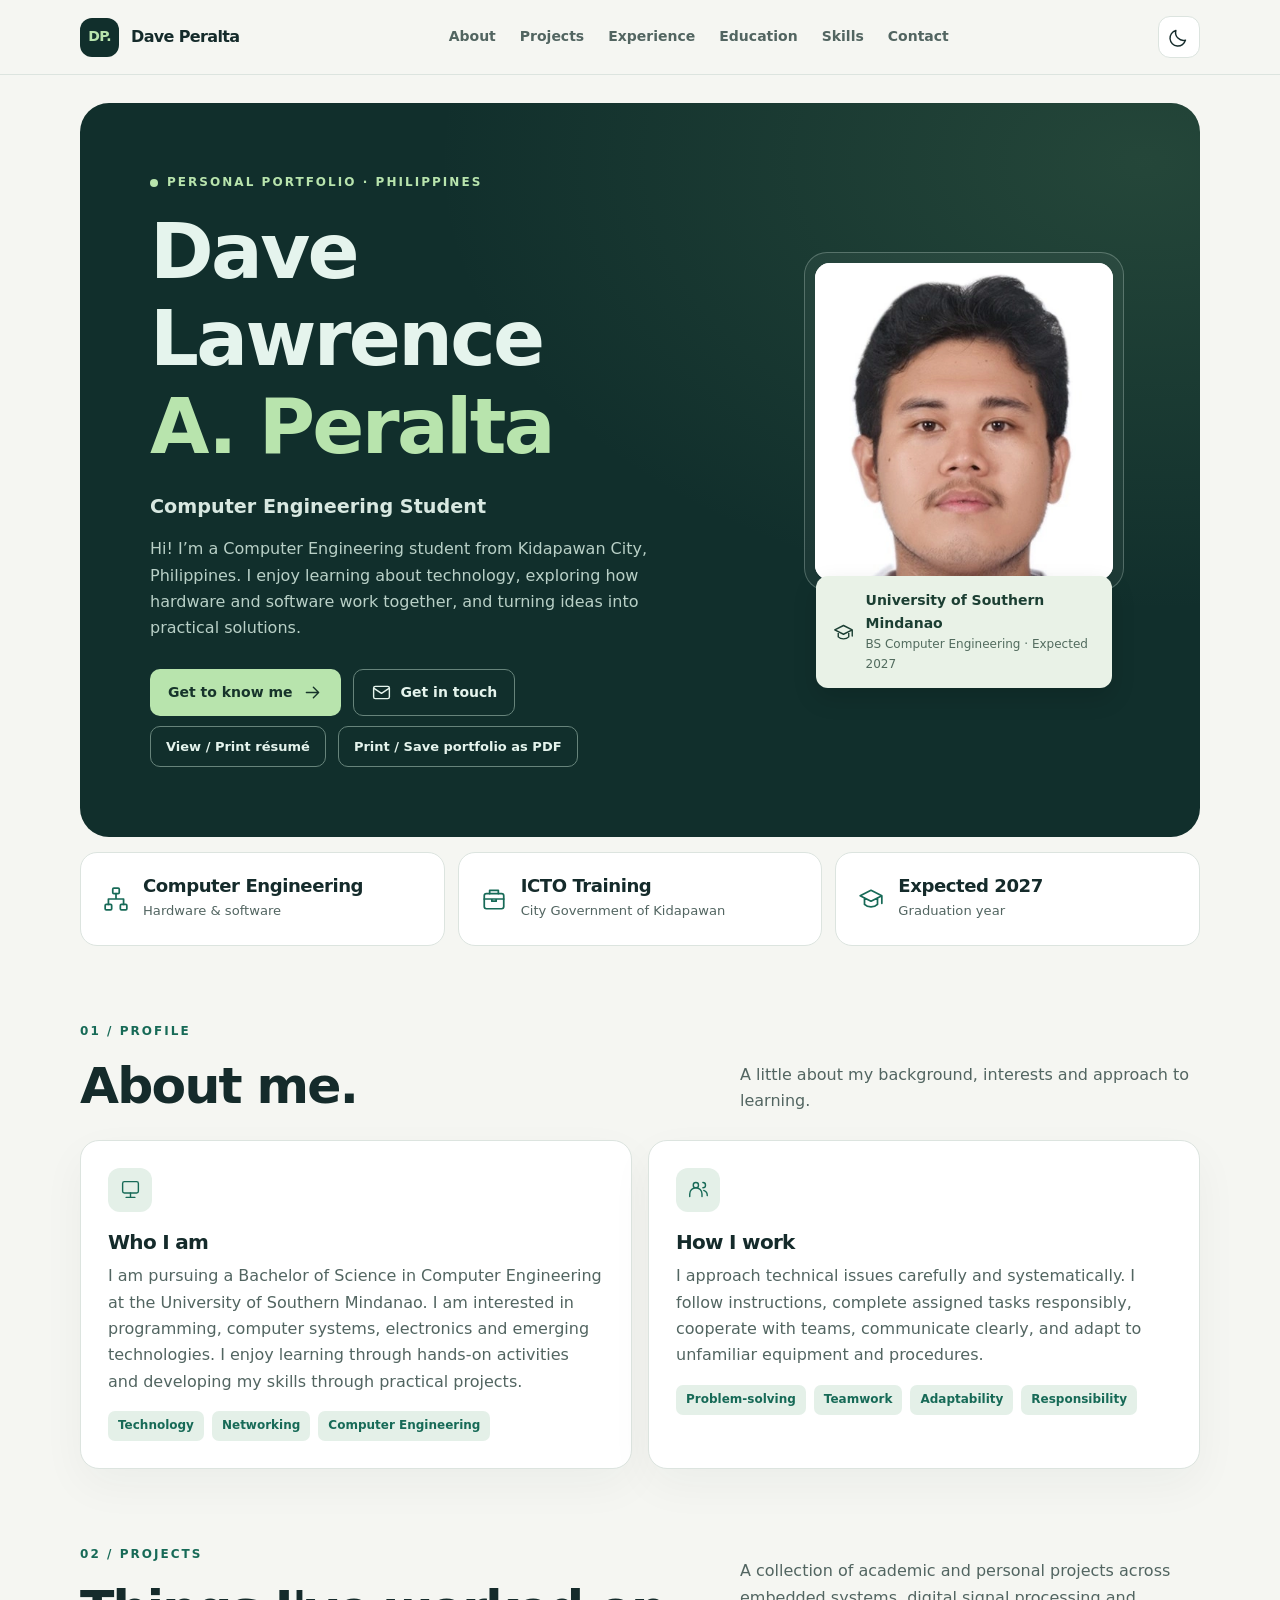
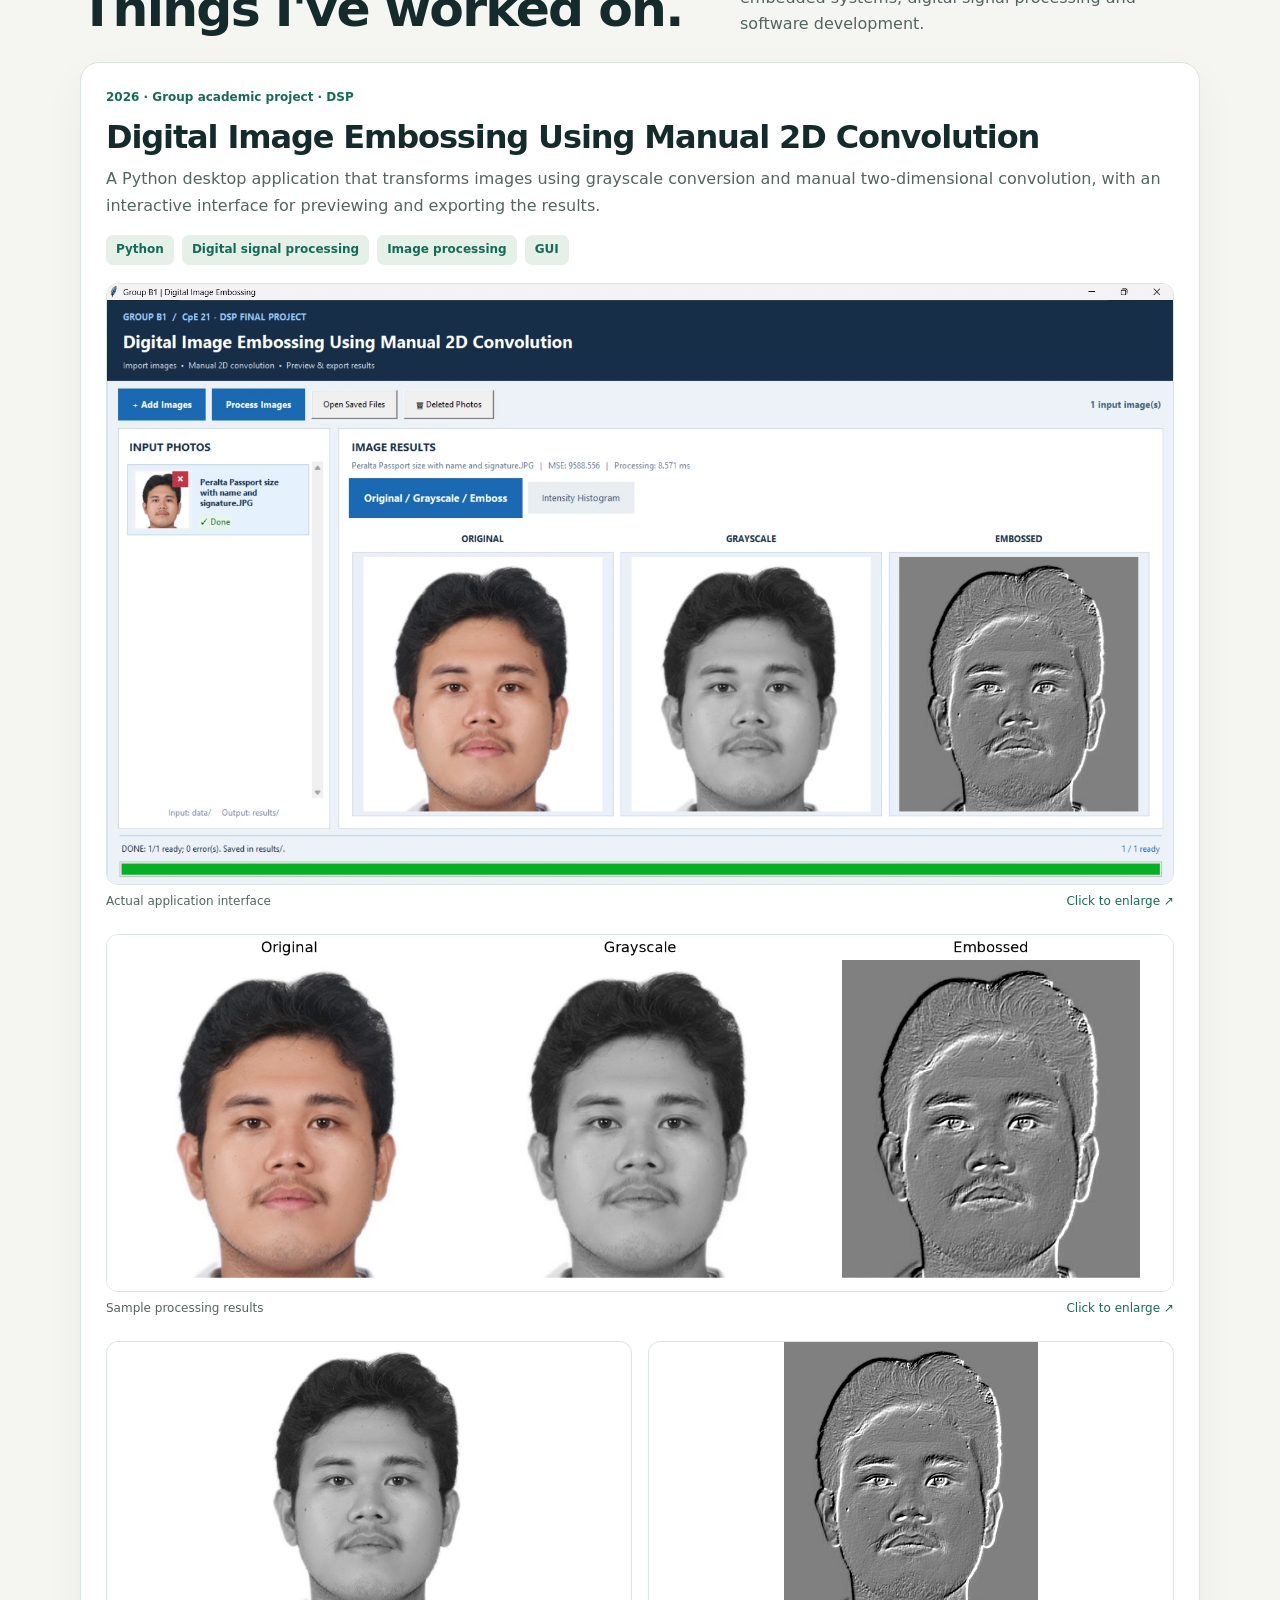
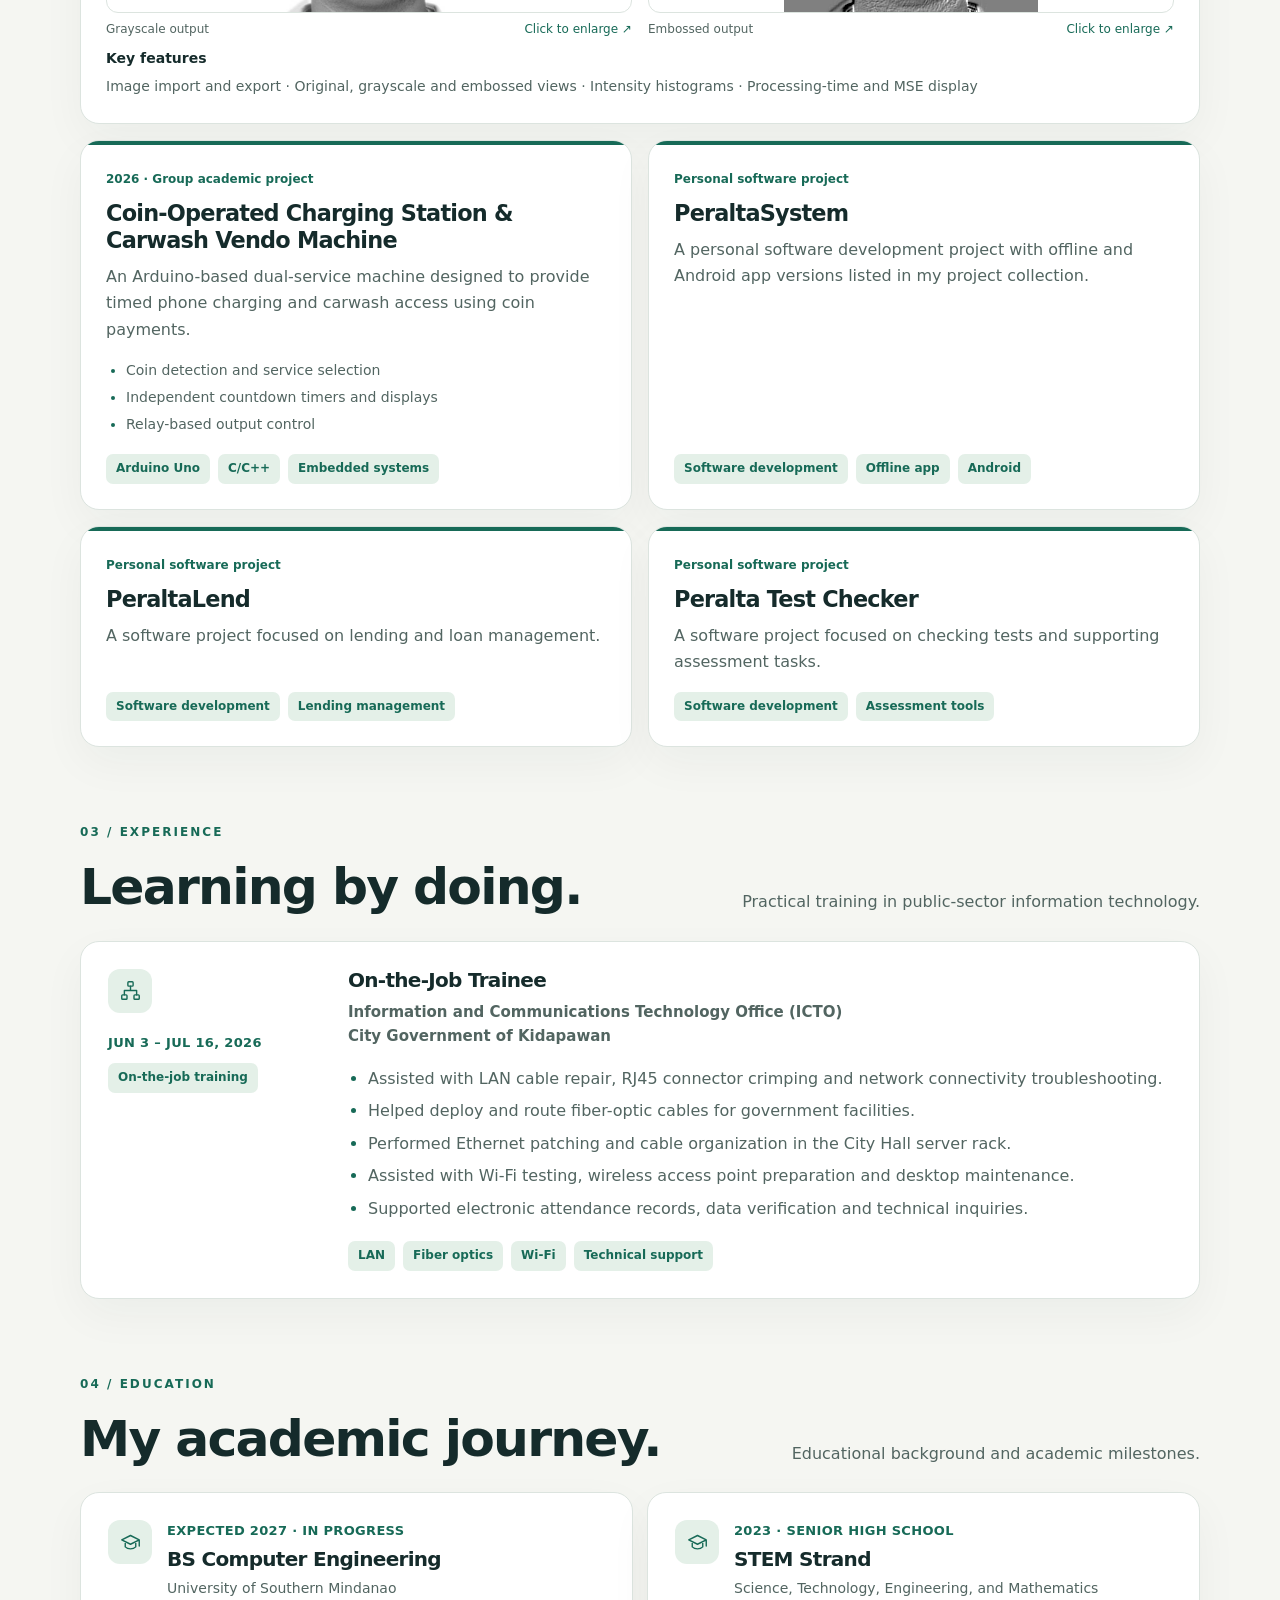
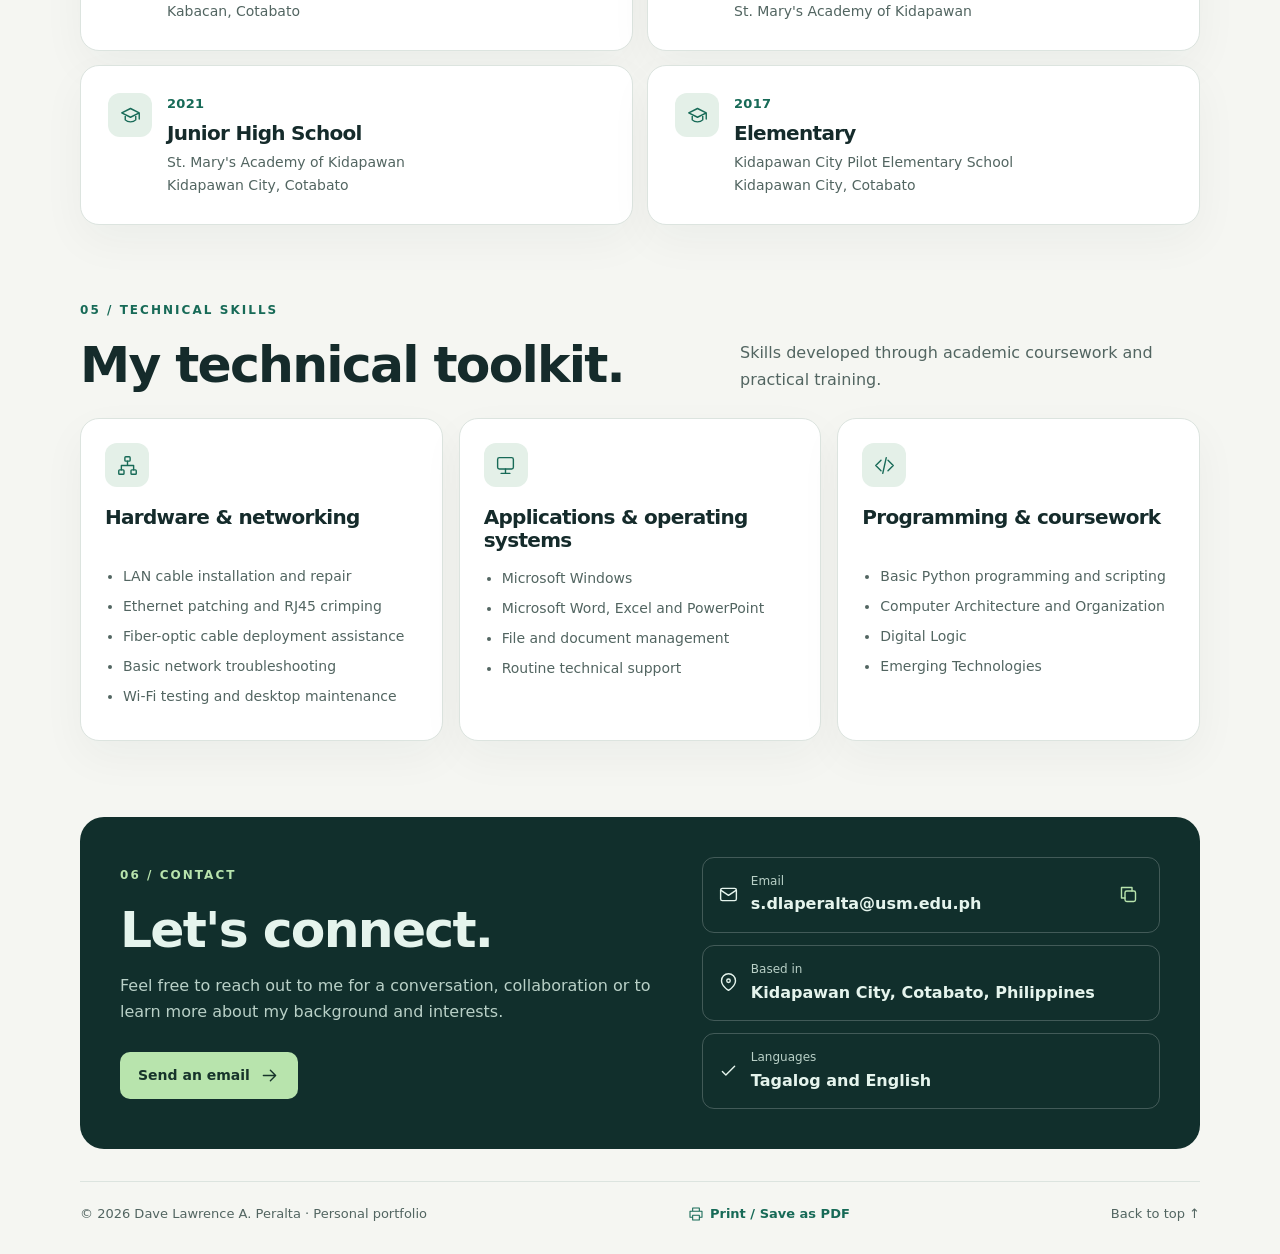
<file: index.html>
<!DOCTYPE html>

<html data-theme="light" lang="en">
<head>
<meta charset="utf-8"/><meta content="width=device-width,initial-scale=1" name="viewport"/><meta content="Get to know Dave Lawrence A. Peralta, a Computer Engineering student at the University of Southern Mindanao. Explore his projects, background, interests, experience and skills." name="description"/><meta content="#f5f6f2" name="theme-color"/><title>Dave Lawrence A. Peralta | Portfolio</title>
<link rel="stylesheet" href="style.css">
<link rel="icon" href="assets/favicon.svg" type="image/svg+xml">
<script src="script.js" defer></script>
</head>
<body>
<svg aria-hidden="true" style="position:absolute;width:0;height:0;overflow:hidden" xmlns="http://www.w3.org/2000/svg"><defs>
<symbol id="i-sun" viewbox="0 0 24 24"><circle cx="12" cy="12" r="4"></circle><path d="M12 2v2m0 16v2M2 12h2m16 0h2M5 5l2 2m10 10 2 2M5 19l2-2M17 7l2-2"></path></symbol><symbol id="i-moon" viewbox="0 0 24 24"><path d="M20 15A9 9 0 0 1 9 4a9 9 0 1 0 11 11Z"></path></symbol><symbol id="i-menu" viewbox="0 0 24 24"><path d="M4 6h16M4 12h16M4 18h16"></path></symbol><symbol id="i-arrow" viewbox="0 0 24 24"><path d="M5 12h14m-6-6 6 6-6 6"></path></symbol><symbol id="i-mail" viewbox="0 0 24 24"><rect height="14" rx="2" width="18" x="3" y="5"></rect><path d="m3 7 9 6 9-6"></path></symbol><symbol id="i-award" viewbox="0 0 24 24"><circle cx="12" cy="8" r="5"></circle><path d="m8 12-2 9 6-3 6 3-2-9"></path></symbol><symbol id="i-brief" viewbox="0 0 24 24"><rect height="14" rx="2" width="18" x="3" y="7"></rect><path d="M8 7V4h8v3M3 12h18m-11 0v2h4v-2"></path></symbol><symbol id="i-grad" viewbox="0 0 24 24"><path d="m2 9 10-5 10 5-10 5-10-5Zm4 2v6c3 3 9 3 12 0v-6m4-2v7"></path></symbol><symbol id="i-net" viewbox="0 0 24 24"><rect height="5" rx="1" width="6" x="9" y="2"></rect><rect height="5" rx="1" width="6" x="2" y="17"></rect><rect height="5" rx="1" width="6" x="16" y="17"></rect><path d="M12 7v5M5 17v-5h14v5"></path></symbol><symbol id="i-monitor" viewbox="0 0 24 24"><rect height="13" rx="2" width="18" x="3" y="3"></rect><path d="M12 16v5m-5 0h10"></path></symbol><symbol id="i-code" viewbox="0 0 24 24"><path d="m8 6-6 6 6 6m8-12 6 6-6 6m-2-15-4 18"></path></symbol><symbol id="i-pin" viewbox="0 0 24 24"><path d="M20 10c0 6-8 11-8 11S4 16 4 10a8 8 0 1 1 16 0Z"></path><circle cx="12" cy="10" r="2"></circle></symbol><symbol id="i-copy" viewbox="0 0 24 24"><rect height="12" rx="2" width="12" x="8" y="8"></rect><path d="M16 8V4H4v12h4"></path></symbol><symbol id="i-print" viewbox="0 0 24 24"><path d="M7 8V3h10v5M7 17H3V8h18v9h-4M7 14h10v7H7z"></path></symbol><symbol id="i-check" viewbox="0 0 24 24"><path d="m5 12 4 4L19 6"></path></symbol><symbol id="i-users" viewbox="0 0 24 24"><circle cx="9" cy="7" r="3"></circle><path d="M2 20v-3a7 7 0 0 1 14 0v3M17 4a3 3 0 0 1 0 6m1 3a6 6 0 0 1 4 6"></path></symbol></defs></svg>
<a class="skip" href="#main">Skip to content</a>
<header class="top"><nav aria-label="Main navigation" class="nav wrap"><a class="brand" href="#home"><span class="mark">DP.</span><span>Dave Peralta</span></a><div class="links" id="navlinks"><a href="#about">About</a><a href="#projects">Projects</a><a href="#experience">Experience</a><a href="#education">Education</a><a href="#skills">Skills</a><a href="#contact">Contact</a></div><div class="tools"><button aria-label="Switch to dark theme" class="iconbtn" id="theme" title="Change theme"><svg><use href="#i-moon"></use></svg></button><button aria-controls="navlinks" aria-expanded="false" aria-label="Open navigation" class="iconbtn menu" id="menu"><svg><use href="#i-menu"></use></svg></button></div></nav></header>
<main class="wrap" id="main">
<section aria-label="Introduction" class="hero" id="home"><div><div class="eyebrow"><span class="dot"></span> Personal portfolio · Philippines</div><h1>Dave Lawrence<span>A. Peralta</span></h1><p class="role">Computer Engineering Student</p><p class="intro">Hi! I’m a Computer Engineering student from Kidapawan City, Philippines. I enjoy learning about technology, exploring how hardware and software work together, and turning ideas into practical solutions.</p><div class="actions"><a class="btn primary" href="#about">Get to know me <svg><use href="#i-arrow"></use></svg></a><a class="btn outline" href="mailto:s.dlaperalta@usm.edu.ph"><svg><use href="#i-mail"></use></svg> Get in touch</a></div><div class="actions document-actions"><a class="btn outline" href="resume.html">View / Print résumé</a><button class="btn outline" id="print-portfolio" type="button">Print / Save portfolio as PDF</button></div></div>
<div class="portrait"><div class="portrait-frame"><img alt="Professional portrait" height="437" src="assets/portrait.webp" width="411"/></div><div class="portrait-caption"><svg><use href="#i-grad"></use></svg><div><strong>University of Southern Mindanao</strong><small>BS Computer Engineering · Expected 2027</small></div></div></div></section>
<div aria-label="Personal highlights" class="facts"><div class="fact"><svg><use href="#i-net"></use></svg><div><strong>Computer Engineering</strong><small>Hardware &amp; software</small></div></div><div class="fact"><svg><use href="#i-brief"></use></svg><div><strong>ICTO Training</strong><small>City Government of Kidapawan</small></div></div><div class="fact"><svg><use href="#i-grad"></use></svg><div><strong>Expected 2027</strong><small>Graduation year</small></div></div></div>
<section class="section" id="about"><div class="section-head"><div><div class="eyebrow">01 / Profile</div><h2>About me.</h2></div><p>A little about my background, interests and approach to learning.</p></div><div class="grid"><article class="panel"><div class="panel-icon"><svg><use href="#i-monitor"></use></svg></div><h3>Who I am</h3><p>I am pursuing a Bachelor of Science in Computer Engineering at the University of Southern Mindanao. I am interested in programming, computer systems, electronics and emerging technologies. I enjoy learning through hands-on activities and developing my skills through practical projects.</p><div class="tags"><span class="tag">Technology</span><span class="tag">Networking</span><span class="tag">Computer Engineering</span></div></article><article class="panel"><div class="panel-icon"><svg><use href="#i-users"></use></svg></div><h3>How I work</h3><p>I approach technical issues carefully and systematically. I follow instructions, complete assigned tasks responsibly, cooperate with teams, communicate clearly, and adapt to unfamiliar equipment and procedures.</p><div class="tags"><span class="tag">Problem-solving</span><span class="tag">Teamwork</span><span class="tag">Adaptability</span><span class="tag">Responsibility</span></div></article></div></section><section class="section" id="projects" aria-labelledby="projects-heading">
<div class="section-head"><div><div class="eyebrow">02 / Projects</div><h2 id="projects-heading">Things I've worked on.</h2></div><p>A collection of academic and personal projects across embedded systems, digital signal processing and software development.</p></div>
<div class="grid project-grid">
<article class="panel project-card featured-project"><div class="project-body"><div class="project-meta">2026 · Group academic project · DSP</div><h3>Digital Image Embossing Using Manual 2D Convolution</h3><p>A Python desktop application that transforms images using grayscale conversion and manual two-dimensional convolution, with an interactive interface for previewing and exporting the results.</p><div class="tags"><span class="tag">Python</span><span class="tag">Digital signal processing</span><span class="tag">Image processing</span><span class="tag">GUI</span></div></div><div class="project-gallery"><figure class="project-shot"><button type="button" class="shot-open" aria-label="Enlarge Original Group B1 digital image embossing application screenshot"><img src="assets/dsp-app.webp" alt="Original Group B1 digital image embossing application screenshot" loading="lazy" width="1917" height="1078"></button><figcaption>Actual application interface <span>Click to enlarge ↗</span></figcaption></figure><figure class="project-shot"><button type="button" class="shot-open" aria-label="Enlarge Original, grayscale and embossed image outputs side by side"><img src="assets/dsp-comparison.webp" alt="Original, grayscale and embossed image outputs side by side" loading="lazy" width="1680" height="560"></button><figcaption>Sample processing results <span>Click to enlarge ↗</span></figcaption></figure><div class="output-pair"><figure class="project-shot"><button type="button" class="shot-open" aria-label="Enlarge grayscale output"><img src="assets/dsp-grayscale.webp" alt="Grayscale output from the actual DSP project" loading="lazy" width="411" height="437"></button><figcaption>Grayscale output <span>Click to enlarge ↗</span></figcaption></figure><figure class="project-shot"><button type="button" class="shot-open" aria-label="Enlarge embossed output"><img src="assets/dsp-embossed.webp" alt="Embossed output from the actual DSP project" loading="lazy" width="411" height="437"></button><figcaption>Embossed output <span>Click to enlarge ↗</span></figcaption></figure></div></div><div class="feature-notes"><strong>Key features</strong><p>Image import and export · Original, grayscale and embossed views · Intensity histograms · Processing-time and MSE display</p></div></article><article class="panel project-card text-project"><div class="project-body"><div class="project-meta">2026 · Group academic project</div><h3>Coin-Operated Charging Station &amp; Carwash Vendo Machine</h3><p>An Arduino-based dual-service machine designed to provide timed phone charging and carwash access using coin payments.</p><ul><li>Coin detection and service selection</li><li>Independent countdown timers and displays</li><li>Relay-based output control</li></ul><div class="tags"><span class="tag">Arduino Uno</span><span class="tag">C/C++</span><span class="tag">Embedded systems</span></div></div></article><article class="panel project-card text-project"><div class="project-body"><div class="project-meta">Personal software project</div><h3>PeraltaSystem</h3><p>A personal software development project with offline and Android app versions listed in my project collection.</p><div class="tags"><span class="tag">Software development</span><span class="tag">Offline app</span><span class="tag">Android</span></div></div></article><article class="panel project-card text-project"><div class="project-body"><div class="project-meta">Personal software project</div><h3>PeraltaLend</h3><p>A software project focused on lending and loan management.</p><div class="tags"><span class="tag">Software development</span><span class="tag">Lending management</span></div></div></article><article class="panel project-card text-project"><div class="project-body"><div class="project-meta">Personal software project</div><h3>Peralta Test Checker</h3><p>A software project focused on checking tests and supporting assessment tasks.</p><div class="tags"><span class="tag">Software development</span><span class="tag">Assessment tools</span></div></div></article></div></section>
<section class="section" id="experience"><div class="section-head"><div><div class="eyebrow">03 / Experience</div><h2>Learning by doing.</h2></div><p>Practical training in public-sector information technology.</p></div><div class="timeline"><article class="panel job"><div><div class="panel-icon"><svg><use href="#i-net"></use></svg></div><div class="date">JUN 3 – JUL 16, 2026</div><span class="tag" style="display:inline-block;margin-top:10px">On-the-job training</span></div><div><h3>On-the-Job Trainee</h3><div class="org">Information and Communications Technology Office (ICTO)<br/>City Government of Kidapawan</div><ul><li>Assisted with LAN cable repair, RJ45 connector crimping and network connectivity troubleshooting.</li><li>Helped deploy and route fiber-optic cables for government facilities.</li><li>Performed Ethernet patching and cable organization in the City Hall server rack.</li><li>Assisted with Wi-Fi testing, wireless access point preparation and desktop maintenance.</li><li>Supported electronic attendance records, data verification and technical inquiries.</li></ul><div class="tags"><span class="tag">LAN</span><span class="tag">Fiber optics</span><span class="tag">Wi-Fi</span><span class="tag">Technical support</span></div></div></article></div></section>
<section class="section" id="education"><div class="section-head"><div><div class="eyebrow">04 / Education</div><h2>My academic journey.</h2></div><p>Educational background and academic milestones.</p></div><div class="edu-grid"><article class="panel edu"><div class="panel-icon"><svg><use href="#i-grad"></use></svg></div><div><div class="date">EXPECTED 2027 · IN PROGRESS</div><h3>BS Computer Engineering</h3><p>University of Southern Mindanao<br/>Kabacan, Cotabato</p></div></article><article class="panel edu"><div class="panel-icon"><svg><use href="#i-grad"></use></svg></div><div><div class="date">2023 · SENIOR HIGH SCHOOL</div><h3>STEM Strand</h3><p>Science, Technology, Engineering, and Mathematics<br/>St. Mary's Academy of Kidapawan</p></div></article><article class="panel edu"><div class="panel-icon"><svg><use href="#i-grad"></use></svg></div><div><div class="date">2021</div><h3>Junior High School</h3><p>St. Mary's Academy of Kidapawan<br/>Kidapawan City, Cotabato</p></div></article><article class="panel edu"><div class="panel-icon"><svg><use href="#i-grad"></use></svg></div><div><div class="date">2017</div><h3>Elementary</h3><p>Kidapawan City Pilot Elementary School<br/>Kidapawan City, Cotabato</p></div></article></div></section>
<section class="section" id="skills"><div class="section-head"><div><div class="eyebrow">05 / Technical skills</div><h2>My technical toolkit.</h2></div><p>Skills developed through academic coursework and practical training.</p></div><div class="grid skills"><article class="panel"><div class="panel-icon"><svg><use href="#i-net"></use></svg></div><h3>Hardware &amp; networking</h3><ul><li>LAN cable installation and repair</li><li>Ethernet patching and RJ45 crimping</li><li>Fiber-optic cable deployment assistance</li><li>Basic network troubleshooting</li><li>Wi-Fi testing and desktop maintenance</li></ul></article><article class="panel"><div class="panel-icon"><svg><use href="#i-monitor"></use></svg></div><h3>Applications &amp; operating systems</h3><ul><li>Microsoft Windows</li><li>Microsoft Word, Excel and PowerPoint</li><li>File and document management</li><li>Routine technical support</li></ul></article><article class="panel"><div class="panel-icon"><svg><use href="#i-code"></use></svg></div><h3>Programming &amp; coursework</h3><ul><li>Basic Python programming and scripting</li><li>Computer Architecture and Organization</li><li>Digital Logic</li><li>Emerging Technologies</li></ul></article></div></section>
<section class="contact" id="contact"><div><div class="eyebrow">06 / Contact</div><h2>Let's connect.</h2><p>Feel free to reach out to me for a conversation, collaboration or to learn more about my background and interests.</p><div class="actions"><a class="btn primary" href="mailto:s.dlaperalta@usm.edu.ph">Send an email <svg><use href="#i-arrow"></use></svg></a></div></div><div class="contact-box"><div class="contact-detail"><svg><use href="#i-mail"></use></svg><div><small>Email</small><a href="mailto:s.dlaperalta@usm.edu.ph">s.dlaperalta@usm.edu.ph</a></div><button aria-label="Copy email address" id="copy" title="Copy email address"><svg><use href="#i-copy"></use></svg></button></div><div class="contact-detail"><svg><use href="#i-pin"></use></svg><div><small>Based in</small><strong>Kidapawan City, Cotabato, Philippines</strong></div></div><div class="contact-detail"><svg><use href="#i-check"></use></svg><div><small>Languages</small><strong>Tagalog and English</strong></div></div><span class="sr" id="copy-status" role="status"></span></div></section>
<footer class="footer"><span>© <span id="year">2026</span> Dave Lawrence A. Peralta · Personal portfolio</span><button onclick="window.print()" type="button"><svg><use href="#i-print"></use></svg> Print / Save as PDF</button><a href="#home">Back to top ↑</a></footer>
</main>
<dialog class="project-lightbox" id="project-lightbox" aria-label="Project screenshot"><div class="lightbox-bar"><p id="shot-caption"></p><button type="button" id="shot-close">Close ✕</button></div><img id="shot-large" alt=""><div class="gallery-controls"><button type="button" id="shot-prev">← Previous</button><span id="shot-count" aria-live="polite"></span><button type="button" id="shot-next">Next →</button></div></dialog></body></html>
</file>
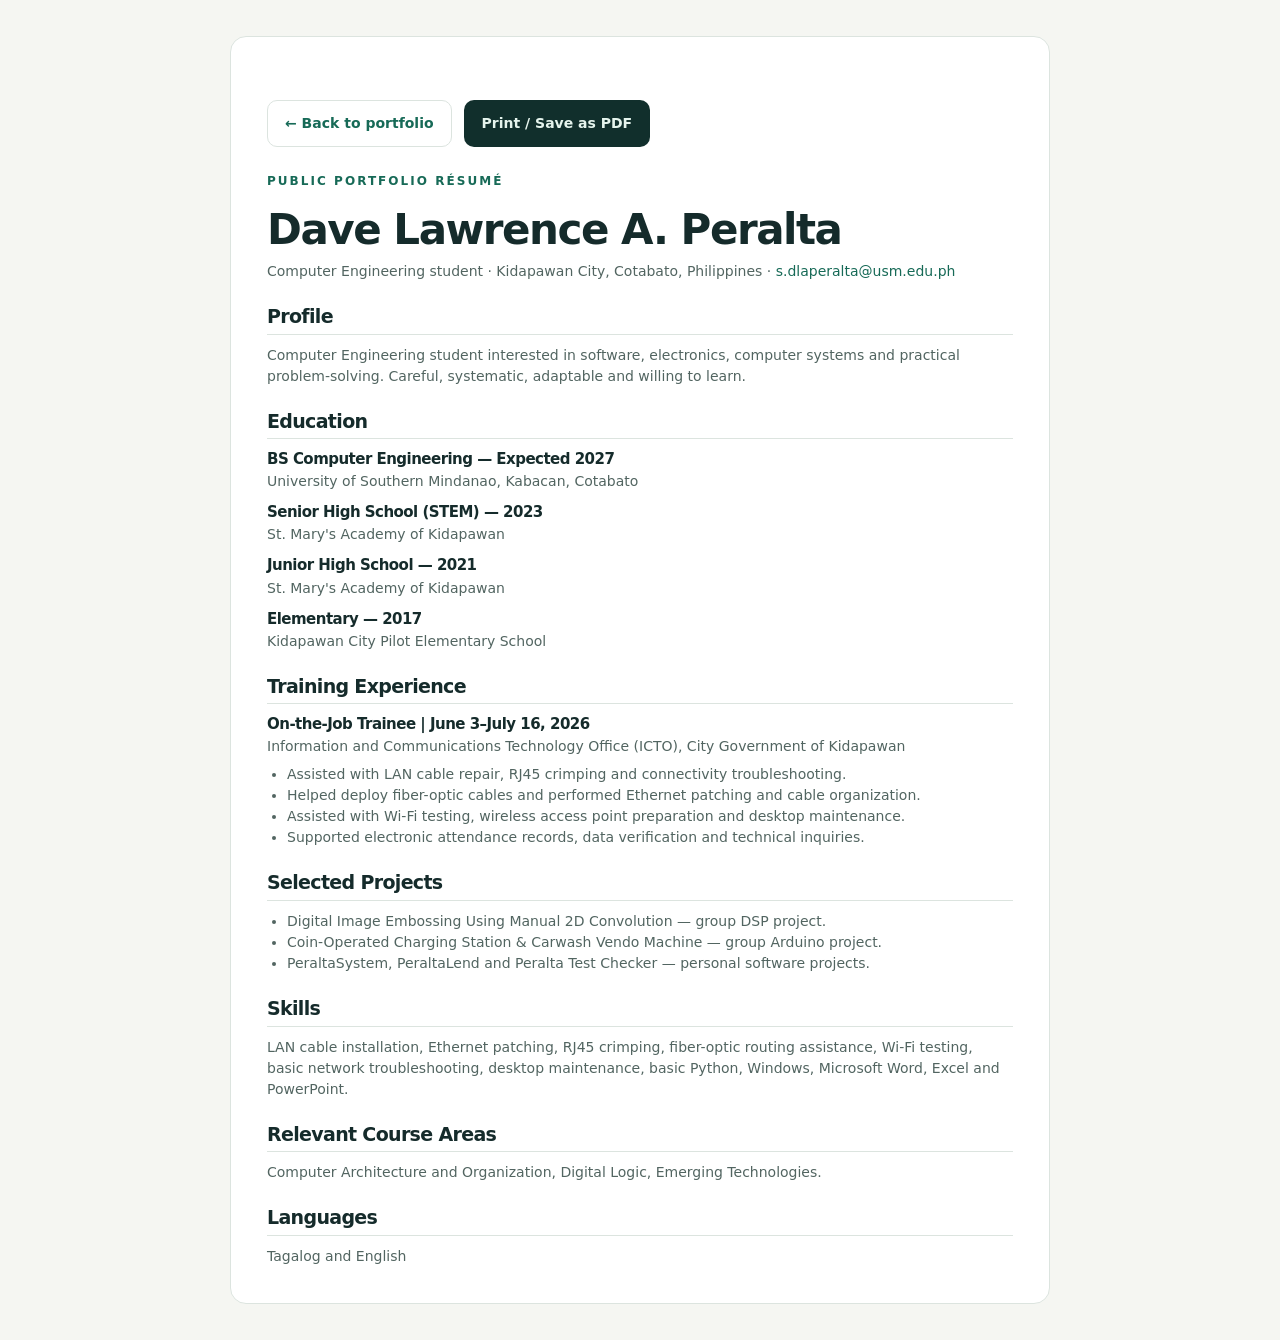
<file: resume.html>
<!DOCTYPE html><html lang="en" data-theme="light"><head><meta charset="utf-8"><meta name="viewport" content="width=device-width, initial-scale=1"><meta name="theme-color" content="#f5f6f2"><title>Résumé | Dave Lawrence A. Peralta</title><link rel="icon" href="assets/favicon.svg" type="image/svg+xml"><link rel="stylesheet" href="style.css"><script src="script.js" defer></script></head><body><main class="resume"><div class="actions"><a class="btn outline" href="index.html">← Back to portfolio</a><button class="btn primary" type="button" id="print-resume">Print / Save as PDF</button></div><div class="eyebrow">PUBLIC PORTFOLIO RÉSUMÉ</div><h1>Dave Lawrence A. Peralta</h1><p class="resume-contact">Computer Engineering student · Kidapawan City, Cotabato, Philippines · <a href="mailto:s.dlaperalta@usm.edu.ph">s.dlaperalta@usm.edu.ph</a></p><h2>Profile</h2><p>Computer Engineering student interested in software, electronics, computer systems and practical problem-solving. Careful, systematic, adaptable and willing to learn.</p><h2>Education</h2><h3>BS Computer Engineering — Expected 2027</h3><p>University of Southern Mindanao, Kabacan, Cotabato</p><h3>Senior High School (STEM) — 2023</h3><p>St. Mary's Academy of Kidapawan</p><h3>Junior High School — 2021</h3><p>St. Mary's Academy of Kidapawan</p><h3>Elementary — 2017</h3><p>Kidapawan City Pilot Elementary School</p><h2>Training Experience</h2><h3>On-the-Job Trainee | June 3–July 16, 2026</h3><p>Information and Communications Technology Office (ICTO), City Government of Kidapawan</p><ul><li>Assisted with LAN cable repair, RJ45 crimping and connectivity troubleshooting.</li><li>Helped deploy fiber-optic cables and performed Ethernet patching and cable organization.</li><li>Assisted with Wi-Fi testing, wireless access point preparation and desktop maintenance.</li><li>Supported electronic attendance records, data verification and technical inquiries.</li></ul><h2>Selected Projects</h2><ul><li>Digital Image Embossing Using Manual 2D Convolution — group DSP project.</li><li>Coin-Operated Charging Station &amp; Carwash Vendo Machine — group Arduino project.</li><li>PeraltaSystem, PeraltaLend and Peralta Test Checker — personal software projects.</li></ul><h2>Skills</h2><p>LAN cable installation, Ethernet patching, RJ45 crimping, fiber-optic routing assistance, Wi-Fi testing, basic network troubleshooting, desktop maintenance, basic Python, Windows, Microsoft Word, Excel and PowerPoint.</p><h2>Relevant Course Areas</h2><p>Computer Architecture and Organization, Digital Logic, Emerging Technologies.</p><h2>Languages</h2><p>Tagalog and English</p></main></body></html>
</file>
<file: style.css>
:root{color-scheme:light;--bg:#f5f6f2;--paper:#fff;--ink:#152b2b;--muted:#526561;--line:#dce4df;--green:#176a57;--soft:#e4f0e8;--hero:#112f2c;--hero-text:#e5f4ed;--accent:#b8e4ad;--shadow:0 16px 45px #17372c0b}html[data-theme=dark]{color-scheme:dark;--bg:#101b1a;--paper:#182725;--ink:#e9f3ee;--muted:#a8bcb4;--line:#314640;--green:#a9e1ba;--soft:#223c32;--hero:#142e29;--hero-text:#e5f4ed;--accent:#b8e4ad;--shadow:none}*{box-sizing:border-box}html{scroll-behavior:smooth;scroll-padding-top:90px}body{margin:0;background:var(--bg);color:var(--ink);font-family:Inter,Segoe UI,system-ui,-apple-system,sans-serif;font-size:16px;line-height:1.65}a{color:inherit;text-decoration:none}button{font:inherit;cursor:pointer}button,a{-webkit-tap-highlight-color:transparent}a:focus-visible,button:focus-visible{outline:3px solid #41a98c;outline-offset:4px}svg{width:21px;height:21px;flex:none;stroke:currentColor;fill:none;stroke-width:1.6;stroke-linecap:round;stroke-linejoin:round}h1,h2,h3,p{margin:0}h1,h2,h3{line-height:1.14;letter-spacing:-.035em}h1{font-size:clamp(2.65rem,6vw,5.1rem);font-weight:750}h2{font-size:clamp(1.9rem,4vw,3.15rem)}h3{font-size:1.25rem}p{color:var(--muted)}.wrap{width:min(1120px,calc(100% - 48px));margin:auto}.top{position:sticky;top:0;z-index:5;background:var(--bg);border-bottom:1px solid var(--line)}.nav{height:74px;display:flex;align-items:center;justify-content:space-between;gap:20px}.brand{display:flex;align-items:center;gap:12px;font-weight:750;letter-spacing:-.04em;white-space:nowrap}.mark{display:grid;place-items:center;background:var(--hero);color:var(--accent);width:39px;height:39px;border-radius:12px;font-size:14px;letter-spacing:-.05em}.links{display:flex;align-items:center;gap:24px;color:var(--muted);font-size:14px;font-weight:600}.links a:hover,.links a.active{color:var(--green)}.tools{display:flex;gap:9px}.iconbtn{background:var(--paper);border:1px solid var(--line);color:var(--ink);border-radius:12px;width:42px;height:42px;display:grid;place-items:center}.menu{display:none}.hero{margin-top:28px;border-radius:29px;background:var(--hero);color:var(--hero-text);position:relative;overflow:hidden;padding:clamp(28px,6vw,70px);display:grid;grid-template-columns:1.55fr .85fr;align-items:center;gap:40px;min-height:490px}.hero:after{content:'';position:absolute;inset:0;pointer-events:none;background:radial-gradient(ellipse at 95% 8%,#6d9e6b36,transparent 47%);}.hero>*{position:relative;z-index:1}.eyebrow{font-size:12px;font-weight:750;letter-spacing:.17em;text-transform:uppercase;color:var(--green);display:flex;gap:9px;align-items:center;margin-bottom:15px}.hero .eyebrow{color:var(--accent)}.dot{width:8px;height:8px;border-radius:50%;background:currentColor}.hero h1 span{display:block;color:var(--accent)}.role{font-size:clamp(1rem,2vw,1.2rem);font-weight:600;margin:21px 0 13px;color:#d8e8e1}.hero .intro{color:#b9d0c7;max-width:535px}.actions{display:flex;flex-wrap:wrap;gap:12px;margin-top:27px}.btn{display:inline-flex;align-items:center;justify-content:center;gap:9px;border:1px solid transparent;border-radius:10px;padding:12px 17px;font-weight:700;font-size:14px;line-height:1.5;transition:transform .18s,background .18s}.btn:hover{transform:translateY(-2px)}.primary{background:var(--accent);color:#17342b}.outline{border-color:#67847b;color:#e5f4ed;background:transparent}.portrait{position:relative;max-width:320px;width:100%;justify-self:center}.portrait-frame{padding:10px;background:#ffffff0c;border:1px solid #b9d0c755;border-radius:23px;transform:none}.portrait img{width:100%;height:auto;display:block;border-radius:15px;aspect-ratio:411/437;object-fit:contain;background:white;image-orientation:from-image}.portrait-caption{position:relative;margin:-15px 12px 0;background:#e9f2e7;color:#1c3f33;border-radius:12px;padding:13px 17px;box-shadow:0 10px 25px #0002;display:flex;align-items:center;gap:12px}.portrait-caption strong{display:block;font-size:14px}.portrait-caption small{display:block;color:#526b5e;font-size:12px}.facts{display:grid;grid-template-columns:repeat(3,1fr);gap:13px;margin-top:15px}.fact{border:1px solid var(--line);background:var(--paper);padding:22px;border-radius:17px;display:flex;align-items:center;gap:14px}.fact svg{color:var(--green);width:26px;height:26px}.fact strong{display:block;line-height:1.2;font-size:1.13rem;letter-spacing:-.025em}.fact small{color:var(--muted);font-size:.82rem}.section{padding-top:76px}.section-head{display:flex;justify-content:space-between;align-items:end;gap:30px;margin-bottom:25px}.section-head p{max-width:460px}.grid{display:grid;grid-template-columns:repeat(2,minmax(0,1fr));gap:16px}.panel{background:var(--paper);border:1px solid var(--line);border-radius:19px;padding:27px;box-shadow:var(--shadow)}.panel p{margin-top:10px}.panel-icon{width:44px;height:44px;border-radius:12px;background:var(--soft);color:var(--green);display:grid;place-items:center;margin-bottom:19px}.tags{display:flex;gap:8px;flex-wrap:wrap;margin-top:16px}.tag{padding:5px 10px;border-radius:7px;background:var(--soft);color:var(--green);font-weight:650;font-size:12px}.timeline{display:grid;gap:16px}.job{display:grid;grid-template-columns:210px 1fr;gap:30px}.date{font-size:13px;font-weight:750;color:var(--green);letter-spacing:.025em}.org{font-weight:650;color:var(--muted);font-size:15px;margin:8px 0 0}.job ul{padding-left:20px;color:var(--muted);margin:14px 0 0}.job li{padding:3px 0}.job li::marker{color:var(--green)}.edu-grid{display:grid;grid-template-columns:repeat(2,minmax(0,1fr));gap:14px}.edu{display:flex;gap:15px;align-items:start}.edu .panel-icon{margin:0;flex:none}.edu p{margin:6px 0 0;font-size:14px}.edu .date{margin-bottom:7px}.skills{grid-template-columns:repeat(3,minmax(0,1fr))}.skills .panel{padding:24px}.skills h3{min-height:44px}.skills ul{padding-left:18px;margin:15px 0 0;color:var(--muted);font-size:14px}.skills li{margin:7px 0}.contact{margin:76px 0 32px;padding:40px;border-radius:24px;background:var(--hero);color:var(--hero-text);display:grid;grid-template-columns:1.2fr 1fr;gap:32px;align-items:center}.contact .eyebrow{color:var(--accent)}.contact p{color:#b9d0c7;margin-top:14px}.contact-box{display:grid;gap:12px}.contact-detail{padding:14px 15px;border:1px solid #ffffff35;border-radius:12px;display:flex;align-items:center;gap:12px;min-width:0}.contact-detail small{display:block;color:#b9d0c7;font-size:12px}.contact-detail a{font-weight:600;overflow-wrap:anywhere}.contact-detail a:hover{text-decoration:underline}.contact-detail button{margin-left:auto;background:transparent;border:0;color:var(--accent);display:grid;place-items:center;padding:5px}.footer{border-top:1px solid var(--line);padding:20px 0 28px;display:flex;align-items:center;justify-content:space-between;gap:15px;color:var(--muted);font-size:13px}.footer button{background:none;color:var(--green);border:0;font-weight:650;display:flex;gap:6px;align-items:center}.footer svg{width:16px;height:16px}.skip{position:absolute;top:-100px;left:12px;padding:10px;background:var(--paper);z-index:20}.skip:focus{top:12px}.sr{position:absolute;width:1px;height:1px;overflow:hidden;clip-path:inset(50%)}
@media(max-width:900px){.links{gap:14px}.hero{grid-template-columns:1.3fr .8fr;gap:24px}.skills{grid-template-columns:1fr 1fr}.fact{padding:15px;gap:9px}.fact strong{font-size:1rem}.job{grid-template-columns:155px 1fr;gap:18px}}@media(max-width:700px){.wrap{width:calc(100% - 30px)}.nav{height:64px}.menu{display:grid}.links{display:none;position:absolute;top:64px;left:0;right:0;background:var(--paper);border-bottom:1px solid var(--line);padding:16px 24px;flex-direction:column;align-items:stretch;gap:0}.links.open{display:flex}.links a{padding:10px}.hero{grid-template-columns:1fr;margin-top:16px;padding:29px 24px;gap:29px}.portrait{max-width:230px;justify-self:start}.portrait-caption{margin:-12px 5px 0}.hero h1{font-size:clamp(2.5rem,10vw,3.6rem)}.facts{grid-template-columns:1fr;gap:8px}.fact{padding:15px}.section{padding-top:54px}.section-head{display:block;margin-bottom:19px}.section-head p{margin-top:10px}.grid,.edu-grid,.skills{grid-template-columns:1fr}.skills h3{min-height:0}.job{grid-template-columns:1fr;gap:10px}.panel{padding:21px}.contact{grid-template-columns:1fr;margin-top:54px;padding:25px;gap:22px}.footer{align-items:start;flex-direction:column}.brand{font-size:14px}}@media(prefers-reduced-motion:reduce){html{scroll-behavior:auto}*{transition:none!important}}@media print{body{font-size:11px;background:#fff;color:#152b2b}.top,.actions,.footer,.contact-detail button{display:none}.wrap{width:100%}.hero,.contact{background:white;color:#152b2b;border:1px solid #ccc;padding:20px;margin:0 0 12px;min-height:0}.hero{grid-template-columns:1fr 125px}.hero h1{font-size:30px}.hero h1 span,.hero .eyebrow,.contact .eyebrow{color:#176a57}.hero .intro,.hero .role,.contact p,.contact-detail small{color:#526561}.portrait-caption{display:none}.facts{margin:8px 0}.section{padding-top:20px}.section-head{margin-bottom:10px}.section-head h2{font-size:20px}.panel{padding:13px;box-shadow:none;break-inside:avoid}.contact{margin-top:20px}.contact-detail{padding:8px;border-color:#ccc}.portrait-frame{padding:0;transform:none}.section-head p{display:none}.skills h3{min-height:0}h3{font-size:14px}}

.project-card{padding:0;overflow:hidden;display:flex;flex-direction:column}.project-visual{background:var(--hero);color:var(--accent);padding:20px 25px;min-height:153px;display:flex;flex-direction:column;gap:10px}.project-category{display:flex;align-items:center;gap:9px;font-size:12px;letter-spacing:.075em;font-weight:700;text-transform:uppercase}.project-category svg{width:17px;height:17px}.project-art{height:95px;width:100%;max-width:230px;align-self:center;stroke-width:1.7}.project-body{padding:25px;flex:1;display:flex;flex-direction:column}.project-meta{font-size:12px;font-weight:700;color:var(--green);margin-bottom:10px}.project-body h3{font-size:1.4rem;line-height:1.2}.project-body ul{padding-left:20px;margin:14px 0 0;color:var(--muted);font-size:14px}.project-body li{padding:2px 0}.project-body .tags{margin-top:auto;padding-top:16px}.project-body li::marker{color:var(--green)}@media(max-width:700px){.project-body{padding:21px}.project-visual{min-height:135px;padding:16px 21px}.project-art{height:82px}}@media print{.project-visual{display:none}.project-body{padding:13px}.project-card{padding:0}.project-body h3{font-size:14px}}

.featured-project{grid-column:1/-1}.featured-project .project-body{padding-bottom:18px}.featured-project .project-body h3{font-size:clamp(1.45rem,3vw,2rem)}.featured-project .project-body .tags{margin-top:0}.project-gallery{padding:0 25px;display:grid;gap:16px}.project-shot{margin:0;min-width:0}.shot-open{display:block;width:100%;padding:0;border:1px solid var(--line);border-radius:12px;background:white;overflow:hidden;cursor:zoom-in}.shot-open img{display:block;width:100%;height:auto;object-fit:contain}.project-shot figcaption{color:var(--muted);font-size:12px;display:flex;justify-content:space-between;gap:8px;padding:7px 0}.project-shot figcaption span{color:var(--green)}.feature-notes{padding:0 25px 25px;font-size:14px}.feature-notes p{margin-top:5px}.text-project .project-body{border-top:4px solid var(--green)}.project-lightbox{border:1px solid var(--line);border-radius:14px;max-width:96vw;max-height:95vh;padding:12px;background:var(--paper);color:var(--ink)}.project-lightbox::backdrop{background:#000c}.project-lightbox img{display:block;max-width:90vw;max-height:79vh;width:auto;height:auto;margin:auto;object-fit:contain}.lightbox-bar{display:flex;justify-content:space-between;align-items:center;gap:12px;margin-bottom:10px}.lightbox-bar button{background:var(--soft);border:1px solid var(--line);color:var(--ink);border-radius:8px;padding:7px 12px}.lightbox-bar p{font-size:13px}@media(max-width:700px){.project-gallery{padding:0 21px}.feature-notes{padding:0 21px 21px}.project-shot figcaption{flex-wrap:wrap}}@media print{.project-shot figcaption span{display:none}.project-gallery{padding:0 13px}.feature-notes{padding:0 13px 13px}.project-lightbox{display:none}.featured-project{break-inside:auto}.project-shot{break-inside:avoid}}

.document-actions{margin-top:10px}.document-actions .btn{font-size:13px;padding:10px 15px;cursor:pointer;font-family:inherit}.output-pair{display:grid;grid-template-columns:1fr 1fr;gap:16px}.output-pair img{max-height:270px;object-fit:contain}.gallery-controls{display:flex;align-items:center;justify-content:space-between;gap:12px;padding:12px 0 0}.gallery-controls button{font:inherit;background:var(--soft);border:1px solid var(--line);color:var(--ink);border-radius:8px;padding:7px 12px;cursor:pointer}.gallery-controls span{font-size:13px;color:var(--muted)}.project-lightbox img{max-height:72vh}.resume{max-width:820px;width:calc(100% - 32px);margin:36px auto;padding:36px;background:var(--paper);border:1px solid var(--line);border-radius:16px}.resume h1{font-size:clamp(28px,5vw,42px);line-height:1.1;margin:15px 0 8px}.resume h2{font-size:19px;border-bottom:1px solid var(--line);padding-bottom:6px;margin:24px 0 10px}.resume h3{font-size:15px;margin:12px 0 3px}.resume p,.resume li{font-size:14px;color:var(--muted);line-height:1.5}.resume ul{padding-left:20px;margin:7px 0 12px}.resume-contact a{color:var(--green);overflow-wrap:anywhere}.resume .actions{margin-bottom:25px}.resume .btn.outline{color:var(--green);border-color:var(--line)}.resume .btn.primary{background:var(--hero);color:var(--hero-text)}@media(max-width:700px){.resume{padding:22px;margin:15px auto}.output-pair{gap:10px}.output-pair img{max-height:200px}}@page{size:A4;margin:12mm}@media print{html[data-theme]{color-scheme:light;--bg:#fff;--paper:#fff;--ink:#152b2b;--muted:#526561;--line:#dce4df;--green:#176a57;--soft:#e4f0e8;--hero:#fff;--hero-text:#152b2b;--accent:#176a57}.resume{width:100%;max-width:none;padding:0;margin:0;border:0}.resume h1{font-size:28pt}.resume h2{font-size:13pt;break-after:avoid;margin:13px 0 6px}.resume h3{font-size:10pt;break-after:avoid;margin:7px 0 3px}.resume p,.resume li{font-size:10pt}.resume .actions{display:none}.output-pair img{max-height:120px}.gallery-controls{display:none}.project-card{break-inside:avoid}.featured-project{break-inside:auto}.shot-open{border-color:#ccc}}
</file>
